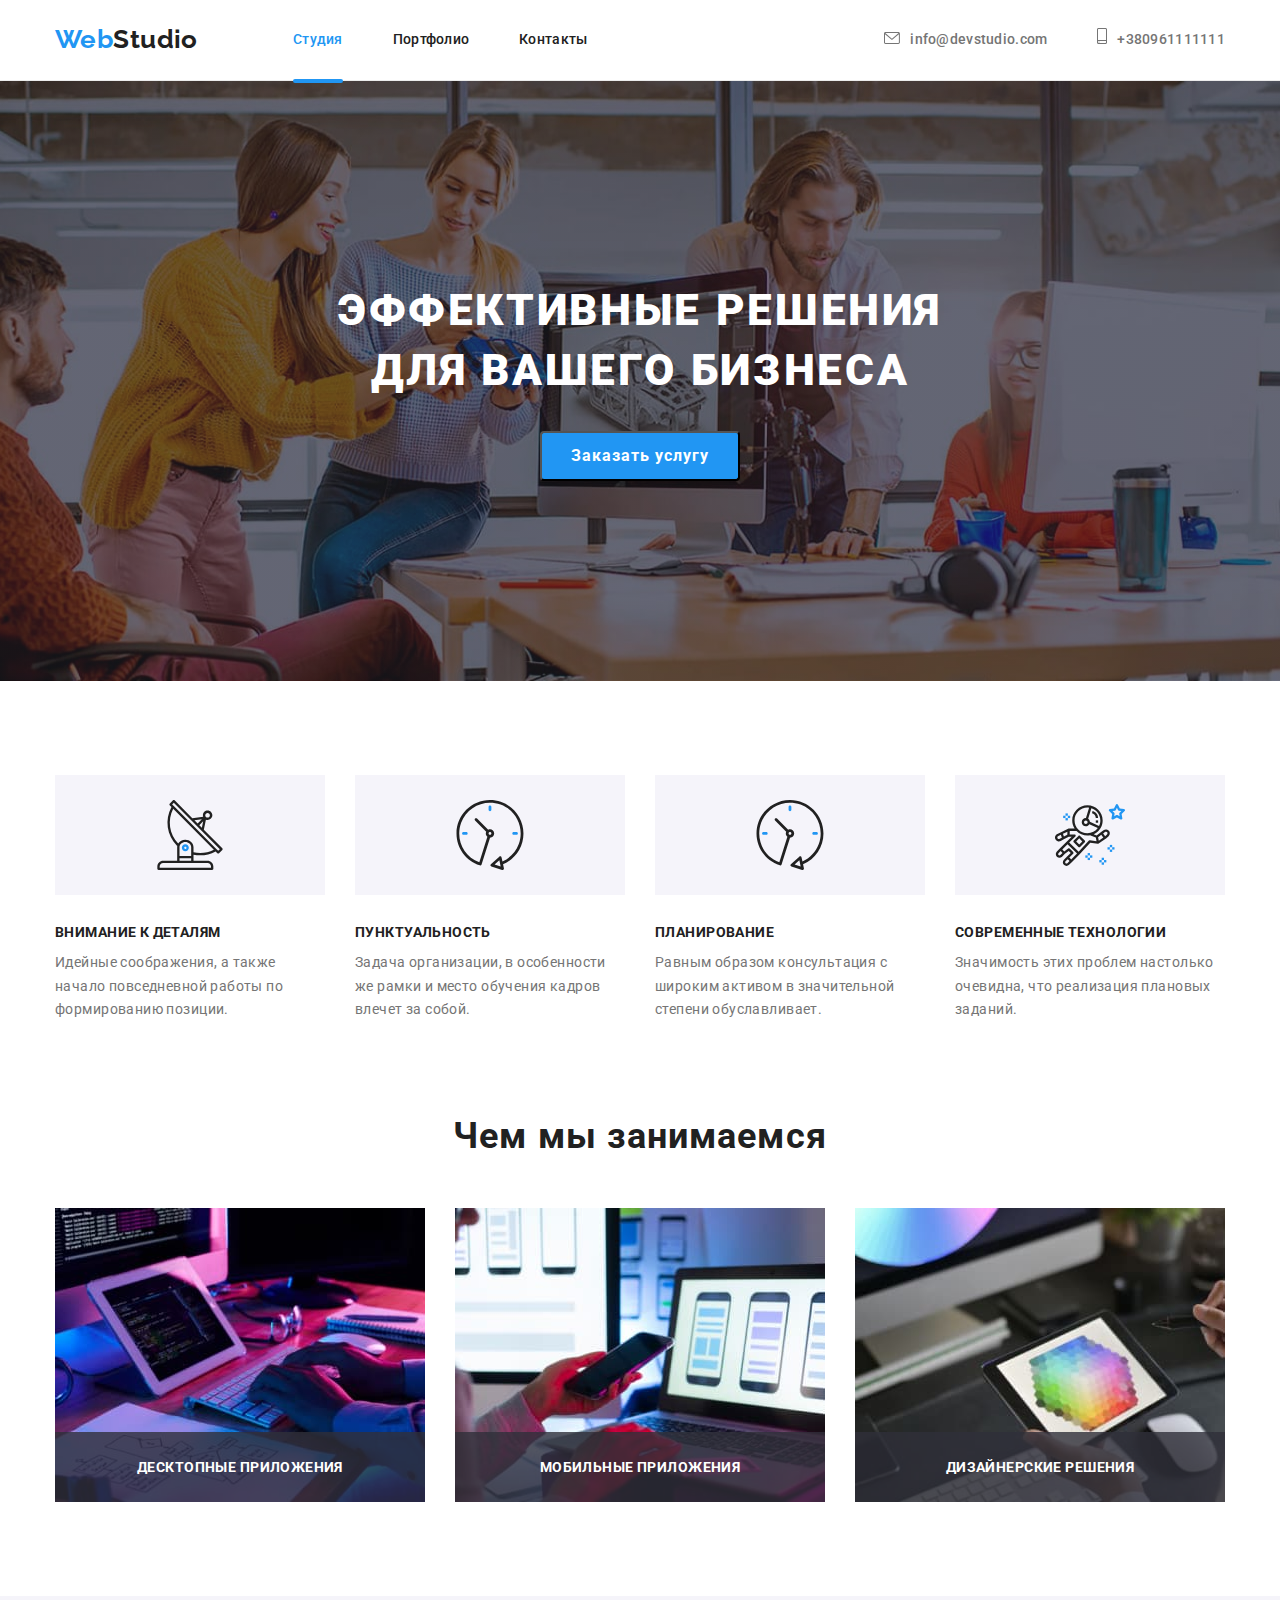
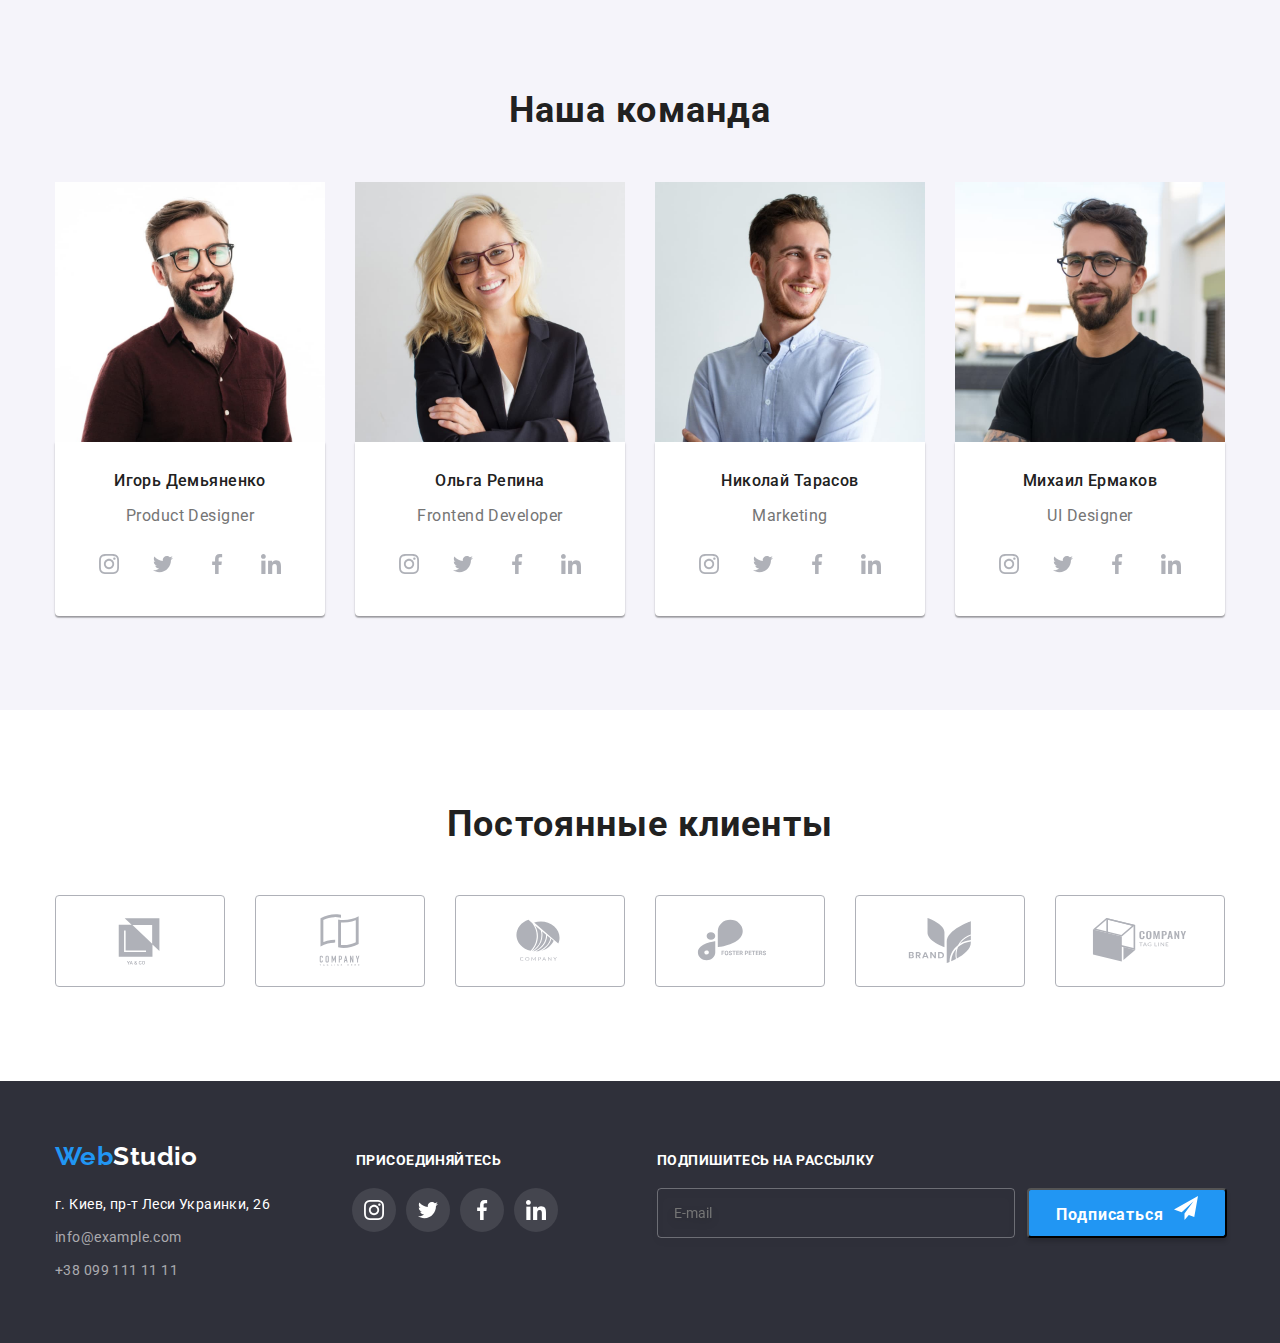
<file: index.html>
<!DOCTYPE html>
<html lang="ru">
<head>
    <meta charset="UTF-8">
    <meta http-equiv="X-UA-Compatible" content="IE=edge">
    <meta name="viewport" content="width=device-width, initial-scale=1.0">
    <title>Home</title>
    <link rel="preconnect" href="https://fonts.googleapis.com">
    <link rel="preconnect" href="https://fonts.gstatic.com" crossorigin>
    <link href="https://fonts.googleapis.com/css2?family=Raleway:wght@700&family=Roboto:wght@400;500;700;900&display=swap" rel="stylesheet">
    <link rel="stylesheet" href="https://cdnjs.cloudflare.com/ajax/libs/modern-normalize/1.1.0/modern-normalize.min.css">
    <link rel="stylesheet" href="./css/main.min.css">
</head>
<body>


<!-- Шапка --> 

<header class="header">
    <div class="container header__container">
        <nav class="header-nav">
            <a class="logo-href" href="/"><span class="accent">Web</span><span class="logo">Studio</span></a>
                <ul class="site-nav list">
                    <li class="header__item"><a href="./index.html" class="link current">Студия</a></li>
                    <li class="header__item"><a href="./portfolio.html" class="link">Портфолио</a></li>
                    <li class="header__item"><a href="Контакты" class="link">Контакты</a></li>
                </ul>
        </nav>
        <ul class="auth-nav list">
            <li class="auth-nav__item">
                <a href="mailto:info@devstudio.com" class="link header-mail"><svg class="icon-mail" width="16" height="12">
                    <use href="images/icons.svg#icon-envelope"></use>
                </svg>info@devstudio.com</a>
            </li>
            <li class="auth-nav__telephone">
                <a href="tel:+380961111111" class="link header-tel"><svg class="icon-tel" width="10" height="16">
                    <use href="images/icons.svg#icon-smartphone"></use>
                </svg>+380961111111</a>
            </li>
        </ul>
    </div>
</header>
<main>


<!-- Герой -->

<section class="hero-works">
        <div class="container hero-works__container">
            <h1 class="hero-works__title">Эффективные решения для вашего бизнеса</h1>
            <button type="button" class="button__primary" data-modal-open>Заказать услугу</button>
        </div>
</section>


<!-- Преимущества -->

<section class="section">
    <div class="container section__container">
        <ul class="feature-list">
            <li class="feature-list__item">
                <h3 class="feature-list__title">Внимание к деталям</h3>
                    <p class="feature-list__text">Идейные соображения, а также начало повседневной работы по формированию позиции.</p>
            </li> 
            <li class="feature-list__item">
                <h3 class="feature-list__title"> Пунктуальность</h3>
                <p class="feature-text">Задача организации, в особенности же рамки и место обучения кадров влечет за собой.</p>
            </li> 
            <li class="feature-list__item">
                <h3 class="feature-list__title"> Планирование</h3>
                <p class="feature-list__text">Равным образом консультация с широким активом в значительной степени обуславливает.</p>
            </li> 
            <li class="feature-list__item">
                <h3 class="feature-list__title"> Современные технологии</h3 >
                <p class="feature-list__text">Значимость этих проблем настолько очевидна, что реализация плановых заданий.</p>
            </li>         
        </ul>
    </div>
</section>


<!-- Примеры -->

<section class="section-examples">
    <div class="container section-examples__container">
        <h2 class="section__title">Чем мы занимаемся</h2>
            <ul class="examples-list list">
                <li class="examples-list__item">
                    <div class="examples-list__wrap">
                        <img src="./images/1.jpg" alt="на столе лежит клавиатура,на которой две руки набирают код в программе перед планшетом и монитором" width="370">
                <p class="examples-list__pictures-text">Десктопные приложения</p></div></li>
                <li class="examples-list__item">
                    <div class="examples-list__wrap"><img src="./images/2.jpg" alt="в левой руке телефон, а правая лежит на ноутбуке с изображениями трех телефонов, который стоит на столе" width="370">
                <p class="examples-list__pictures-text">Мобильные приложения</p></div></li>
                <li class="examples-list__item">
                    <div class="examples-list__wrap"></div><img src="./images/3.jpg" alt="в левой руке планшет с изображением, а в правой руке стилус на фоне: мышки, клавиатуры,телефона и монитора, которые находятся на столе" width="370">
                <p class="examples-list__pictures-text">Дизайнерские решения</p></div></li>
            </ul>
    </div>
</section>


<!-- Руководители -->

<section class="section-leaders">
    <div class="container section-leaders__container">
        <h2 class="section__title">Наша команда</h2>
            <ul class="leaders-list list">
                <li class="leaders-list__item">
                    <img src="./images/4.jpg" alt="фото дизайнера продукта" width="270">
                <div class="people leaders-list__people">
                    <h3 class="leaders-list__section-partition">Игорь Демьяненко</h3>
                    <p class="leaders-list__text">Product Designer</p>                   
                    <ul class="leaders-list__social socials list">
                        <li class="socials__item">
                            <a href="" class="socials__link link">
                                <svg class="socials__ikon" width="20" height="20">
                                    <use href="./images/icons.svg#icon-instagram-2"></use>
                                </svg></a></li>
                            <li class="socials__item">
                                <a href="" class="socials__link link"><svg class="socials__ikon" width="20" height="20">
                                        <use href="./images/icons.svg#icon-twitter-1"></use>
                                    </svg></a></li>
                                <li class="socials__item">
                                    <a href="" class="socials__link link"><svg class="socials__ikon" width="20" height="20">
                                            <use href="./images/icons.svg#icon-facebook-1"></use>
                                        </svg></a></li>
                                    <li class="socials__item">
                                        <a href="" class="socials__link link"><svg class="socials__ikon" width="20" height="20">
                                                <use href="./images/icons.svg#icon-linkedin-1"></use>
                                            </svg></a></li>
                    </ul>
                </div>                    
                <li class="leaders-list__item">
                    <img src="./images/5.jpg" alt="фото фронтенд разработчика" width="270">
<div class="people leaders-list__people"><h3 class="leaders-list__section-partition">Ольга Репина</h3>
                    <p class="leaders-list__text">Frontend Developer</p>
                    <ul class="leaders-list__social socials list">
                        <li class="socials__item">
                            <a href="" class="socials__link link">
                                <svg class="socials__ikon" width="20" height="20">
                                    <use href="./images/icons.svg#icon-instagram-2"></use>
                                </svg></a>
                        </li>
                        <li class="socials__item">
                            <a href="" class="socials__link link"><svg class="socials__ikon" width="20" height="20">
                                    <use href="./images/icons.svg#icon-twitter-1"></use>
                                </svg></a>
                        </li>
                        <li class="socials__item">
                            <a href="" class="socials__link link"><svg class="socials__ikon" width="20" height="20">
                                    <use href="./images/icons.svg#icon-facebook-1"></use>
                                </svg></a>
                        </li>
                        <li class="socials__item">
                            <a href="" class="socials__link link"><svg class="socials__ikon" width="20" height="20">
                                    <use href="./images/icons.svg#icon-linkedin-1"></use>
                                </svg></a>
                        </li>
                    </ul>
</div>
                </li>
                <li class="leaders-list__item">
                    <img src="./images/6.jpg" alt="фото специалиста по маркетингу" width="270">
<div class="people leaders-list__people"><h3 class="leaders-list__section-partition">Николай Тарасов</h3>
                    <p class="leaders-list__text">Marketing</p>
                <ul class="leaders-list__social socials list">
                    <li class="socials__item">
                        <a href="" class="socials__link link">
                            <svg class="socials__ikon" width="20" height="20">
                                <use href="./images/icons.svg#icon-instagram-2"></use>
                            </svg></a>
                    </li>
                    <li class="socials__item">
                        <a href="" class="socials__link link"><svg class="socials__ikon" width="20" height="20">
                                <use href="./images/icons.svg#icon-twitter-1"></use>
                            </svg></a>
                    </li>
                    <li class="socials__item">
                        <a href="" class="socials__link link"><svg class="socials__ikon" width="20" height="20">
                                <use href="./images/icons.svg#icon-facebook-1"></use>
                            </svg></a>
                    </li>
                    <li class="socials__item">
                        <a href="" class="socials__link link"><svg class="socials__ikon" width="20" height="20">
                                <use href="./images/icons.svg#icon-linkedin-1"></use>
                            </svg></a>
                    </li>
                </ul>
</div>
                </li>
                <li class="leaders-list__item">
                    <img src="./images/7.jpg" alt="фото дизайнера интерфейсов" width="270">
<div class="people leaders-list__people"><h3 class="leaders-list__section-partition">Михаил Ермаков</h3>
                    <p class="leaders-list__text">UI Designer</p>
                    <ul class="leaders-list__social socials list">
                        <li class="socials__item">
                            <a href="" class="socials__link link">
                                <svg class="socials__ikon" width="20" height="20">
                                    <use href="./images/icons.svg#icon-instagram-2"></use>
                                </svg></a>
                        </li>
                        <li class="socials__item">
                            <a href="" class="socials__link link"><svg class="socials__ikon" width="20" height="20">
                                    <use href="./images/icons.svg#icon-twitter-1"></use>
                                </svg></a>
                        </li>
                        <li class="socials__item">
                            <a href="" class="socials__link link"><svg class="socials__ikon" width="20" height="20">
                                    <use href="./images/icons.svg#icon-facebook-1"></use>
                                </svg></a>
                        </li>
                        <li class="socials__item">
                            <a href="" class="socials__link link"><svg class="socials__ikon" width="20" height="20">
                                    <use href="./images/icons.svg#icon-linkedin-1"></use>
                                </svg></a>
                        </li>
                    </ul>
    </div>
</section>


<!-- Постоянные клиенты -->


<section class="section-clients">
<div class="container ofice__container">
    <h2 class="section__title">Постоянные клиенты</h2>
    <ul class="section-clients-list clients  list">
        <li class="clients__item">
            <a href="" class="clients__link link">
                <svg class="clients__ikon" width="106" height="60">
                <use href="./images/icons.svg#icon-Logo1"></use>
            </svg>
        </a>
    </li>
            <li class="clients__item"><a href="" class="clients__link link"><svg class="clients__ikon"
                        width="106" height="60">
                        <use href="./images/icons.svg#icon-Logo-1"></use>
                    </svg></a></li>
                    <li class="clients__item"><a href="" class="clients__link link"><svg class="clients__ikon"
                                width="106" height="60">
                                <use href="./images/icons.svg#icon-Logo-2"></use>
                            </svg></a></li>
                            <li class="clients__item"><a href="" class="clients__link link"><svg class="clients__ikon"
                                        width="106" height="60">
                                        <use href="./images/icons.svg#icon-Logo-3"></use>
                                    </svg></a></li>
                                    <li class="clients__item"><a href="" class="clients__link link"><svg class="clients__ikon"
                                                width="106" height="60">
                                                <use href="./images/icons.svg#icon-Logo-4"></use>
                                            </svg></a></li>
                                            <li class="clients__item"><a href="" class="clients__link link"><svg class="clients__ikon"
                                                        width="106" height="60">
                                                        <use href="./images/icons.svg#icon-Logo"></use>
                                                    </svg></a></li>
                                                    </div>
    </ul>
</section>
</main>


<!-- Футер -->

<footer class="footer-works">
    <div class="container logo-new">
        <div class="footer-nav">
            <a class="logo-href" href="/"><span class="accent">Web</span><span class="logo">Studio</span> </a>
            <address>
                <ul class="footer-local list">
                    <li class="footer-local__item">
                        <a href="г.Киев,пр-тЛесиУкраинки,26 " class="link actual">г. Киев, пр-т Леси Украинки, 26 <br/></a>
                    </li>
                    <li class="footer-local__item">
                        <a href="info@example.com" class="link mail">info@example.com</a>
                    </li>
                    <li class="footer-local__item">
                        <a href="+380991111111" class="link mail">+38 099 111 11 11</a>
                    </li>
                </ul>
            </address>
        </div>            
        <div class="footer-proposition">
                <h3 class="footer-text__title">присоединяйтесь</h3>
            <ul class="footer-works-list works list">
                <li class="works__item">
                    <a href="" class="works__link link">
                        <svg class="works__ikon" width="20" height="20">
                            <use href="./images/icons.svg#icon-instagram-2"></use>
                        </svg>
                    </a>
                </li>
                <li class="works__item">
                    <a href="" class="works__link link"><svg class="works__ikon" width="20" height="20">
                            <use href="./images/icons.svg#icon-twitter-1"></use>
                        </svg></a>
                </li>
                <li class="works__item">
                    <a href="" class="works__link link"><svg class="works__ikon" width="20" height="20">
                            <use href="./images/icons.svg#icon-facebook-1"></use>
                        </svg></a>
                </li>
                <li class="works__item">
                    <a href="" class="works__link link"><svg class="works__ikon" width="20" height="20">
                            <use href="./images/icons.svg#icon-linkedin-1"></use>
                        </svg></a>
                </li>
        </div>
        <div class="footer-distribution">
            <h3 class="footer-text__title">Подпишитесь на рассылку</h3>
            <form action="#">
            <div class="button-distribution">
                <input type="email" id="email-online" name="email-online" placeholder="E-mail" class="footer-input">
                <button type="submit" class="button__primary">Подписаться<svg class="works__ikon distribution-icon"
                        width="24" height="24">
                        <use href="./images/icons.svg#icon-iconsend"></use>
                    </svg></button></form>
        </div>
    </div>
</footer>


<!-- backdrop -->

<div class="backdrop is-hidden" data-modal>
    <div class="modal">
        <button type="button" class="modal-close" data-modal-close><svg class="modal-close-icon" width="18" height="18">
            <use href="images/icons.svg#icon-close-black-18dp-2-1"></use>
        </svg></button>
        <p class="modal__title">Оставьте свои данные, мы вам перезвоним</p>
        <form action="#" class="modal-form">
            <div class="modal-form__field">
                <label class="modal-form__label">Имя</label>
            <div class="modal-form__input-wrap"><input type="text" name="user-name" class="modal-form__input">
            <svg class="modal-form__input-ikon" width="18" height="18"><use href="./images/icons.svg#icon-person-black-18dp-1-2"></use></svg></div>
            </div>
        <div class="modal-form__field">
            <label class="modal-form__label">Телефон</label>
            <div class="modal-form__input-wrap"><input type="email" name="user-email" class="modal-form__input">
            <svg class="modal-form__input-ikon" width="18" height="18">
                <use href="./images/icons.svg#icon-phone-black-18dp-1"></use></svg></div>
        </div>
        <div class="modal-form__field">
            <label class="modal-form__label">Почта</label>
            <div class="modal-form__input-wrap"><input type="tel" name="user-tel" class="modal-form__input">
            <svg class="modal-form__input-ikon" width="18" height="18"><use href="./images/icons.svg#icon-Vector"></use></svg></div>
        </div>
        <div class="modal-form__field">
            <label class="modal-form__label">Комментарий</label>
            <textarea name="user-text" id="user-text" placeholder="Введите текст" class="modal-form__textarea"></textarea>
        </div>
        <div class="modal-form__field">
            <input type="checkbox" name="input-check" id="input-check" class="modal-form__policy-check filter-part">
            <label for="input-check" class="modal-form__policy-text">Соглашаюсь с рассылкой и принимаю&nbsp;
            <a href="" class="contract"> Условия договора</a></label>
        </div>
        <button type="submit" class="button__primary">Отправить</button>
        </form>
    </div>
</div>
<script src="./js/modal.js"></script>
</body>
</body>
</html>
</file>
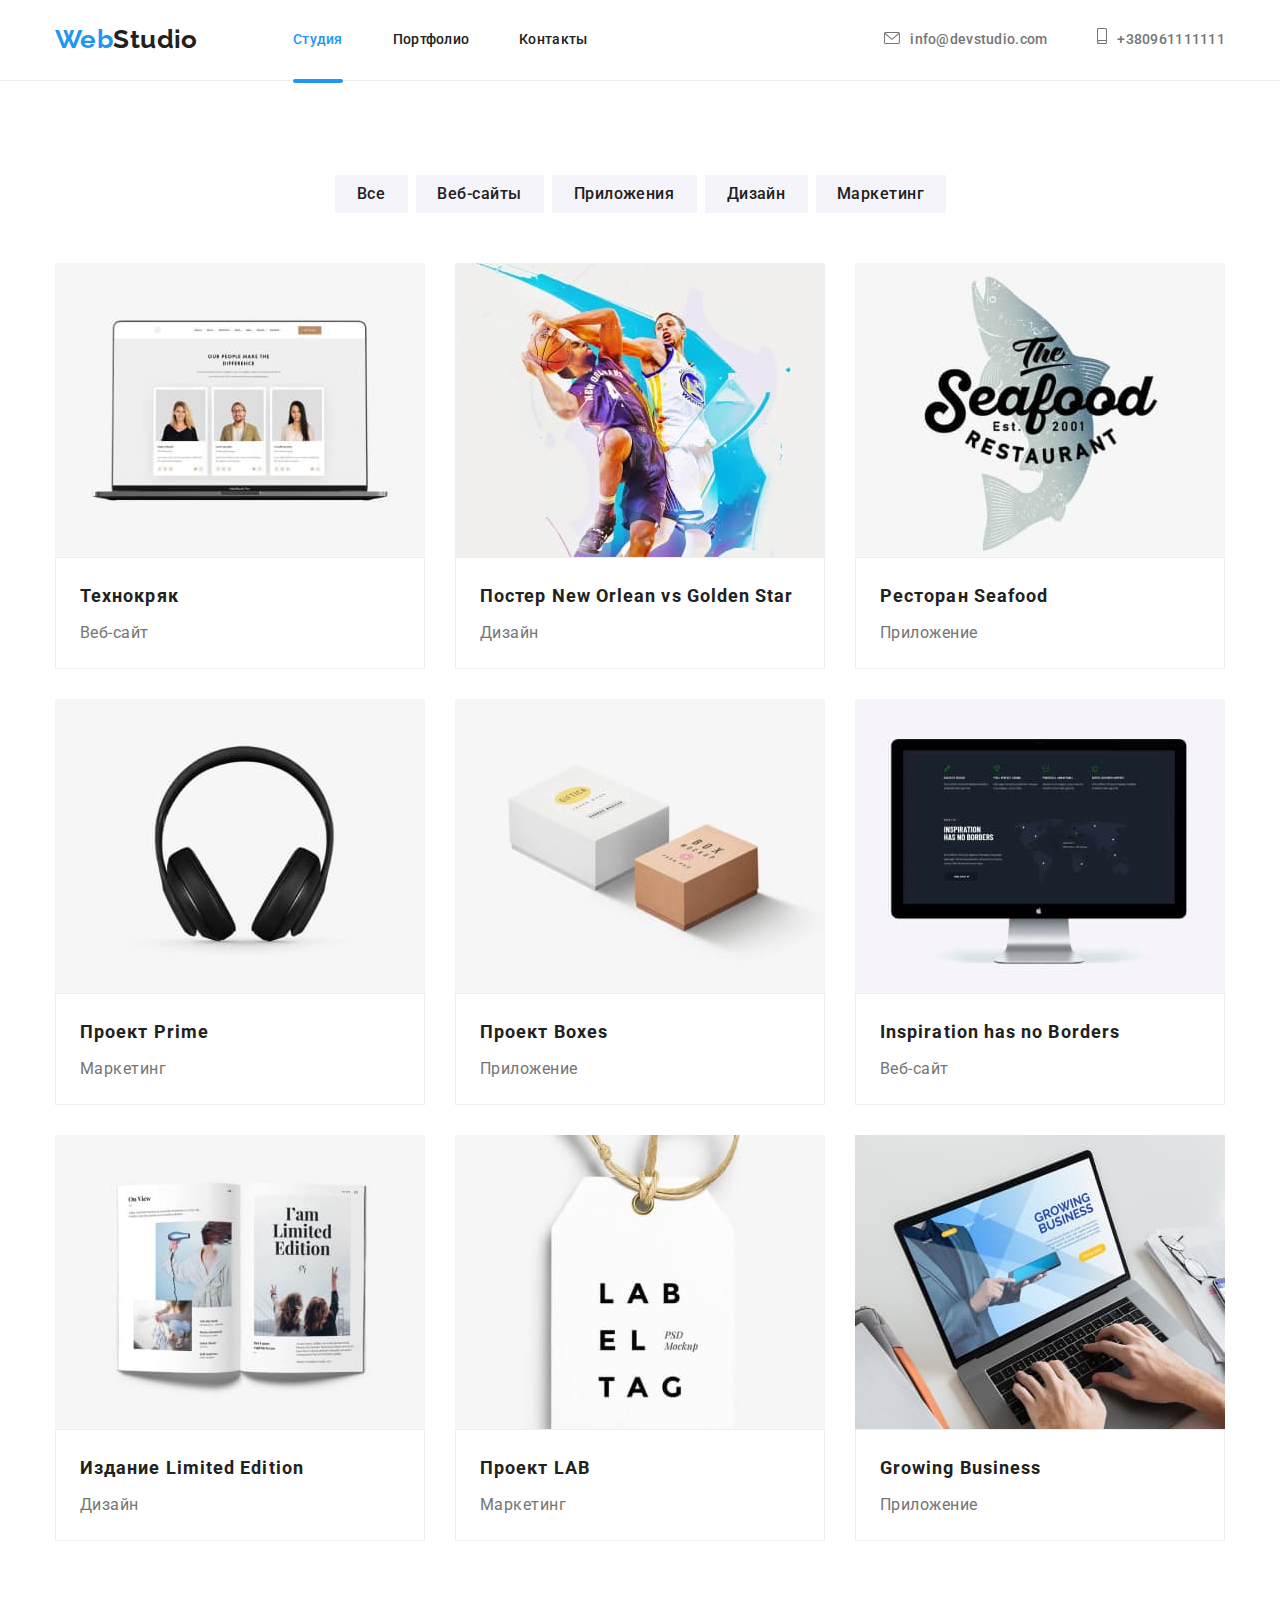
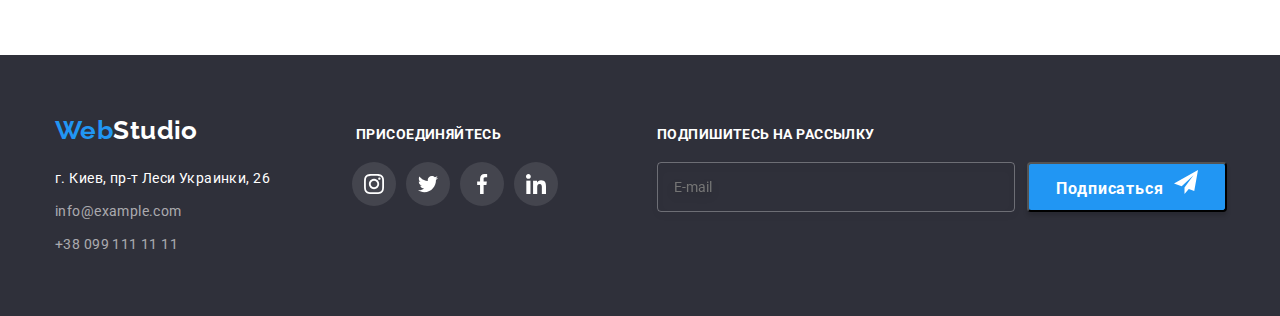
<file: portfolio.html>
<!DOCTYPE html>
<html lang="ru">
<head>
   <meta charset="UTF-8">
   <meta http-equiv="X-UA-Compatible" content="IE=edge">
   <meta name="viewport" content="width=device-width, initial-scale=1.0">
   <title>Portfolio</title>
   <link rel="preconnect" href="https://fonts.googleapis.com">
   <link rel="preconnect" href="https://fonts.gstatic.com" crossorigin>
   <link href="https://fonts.googleapis.com/css2?family=Raleway:wght@700&family=Roboto:wght@400;500;700;900&display=swap" rel="stylesheet">
   <link rel="stylesheet" href="https://cdnjs.cloudflare.com/ajax/libs/modern-normalize/1.1.0/modern-normalize.min.css">
   <link rel="stylesheet" href="./css/main.min.css">
</head>
<body>

<!-- Шапка -->

<header class="header">
   <div class="container header__container">
      <nav class="header-nav">
         <a class="logo-href" href="/"><span class="accent">Web</span><span class="logo">Studio</span></a>
         <ul class="site-nav list">
            <li class="header__item"><a href="./index.html" class="link current">Студия</a></li>
            <li class="header__item"><a href="./portfolio.html" class="link">Портфолио</a></li>
            <li class="header__item"><a href="Контакты" class="link">Контакты</a></li>
         </ul>
      </nav>
      <ul class="auth-nav list">
         <li class="auth-nav__item">
            <a href="mailto:info@devstudio.com" class="link header-mail"><svg class="icon-mail" width="16" height="12">
                  <use href="images/icons.svg#icon-envelope"></use>
               </svg>info@devstudio.com</a>
         </li>
         <li class="auth-nav__telephone">
            <a href="tel:+380961111111" class="link header-tel"><svg class="icon-tel" width="10" height="16">
                  <use href="images/icons.svg#icon-smartphone"></use>
               </svg>+380961111111</a>
         </li>
      </ul>
   </div>
</header>
<main>
<main>

<!-- Герой -->

<main>
      <section class="filter">
         <div class="container">
            <h1 class="filter-part"> наполнение страницы</h1>
               <ul class="filter-button list">
                     <li class="filter-item">
                        <button type="button" class="button-secondary oll">Все</button>
                     </li>
                     <li class="filter-item">
                        <button type="button" class="button-secondary web">Веб-сайты</button>
                     </li>
                     <li class="filter-item">
                        <button type="button" class="button-secondary app">Приложения</button>
                     </li>
                     <li class="filter-item">
                        <button type="button" class="button-secondary  des">Дизайн</button>
                     </li>
                     <li class="filter-item">
                        <button type="button" class="button-secondary mark">Маркетинг</button>
                     </li>
               </ul>
                  <ul class="filter-list option">
                     <li class="filter-selection">
                        <a class="hero-link link" href="">
                           <div class="filter-item-wrap">
                              <img src="./images/portfolio6.jpg" alt="ноутбук" width="370">
                              <p class="filter-pictures-text">Технокряк это современная площадка распространения коронавируса. Компании используют эту платформу для цифрового
                           шпионажа и атак на защищённые сервера конкурентов.</p>
                        </div>
<div class="filter-banner"><h2 class="title">Технокряк</h2>
                        <p class="text">Веб-сайт</p>
                        </div>
                        </a>
                     </li>
                     <li class="filter-selection">
                        <a class="hero-link link" href="">
                           <div class="filter-item-wrap">
                           <img src="./images/portfolio1.jpg" alt="два парня играют мячом в баскетбол" width="370">
                           <p class="filter-pictures-text">Технокряк это современная площадка распространения коронавируса. Компании используют эту
                              платформу для цифрового
                              шпионажа и атак на защищённые сервера конкурентов.</p>
                              </div>
<div class="filter-banner"><h2 class="title">Постер New Orlean vs Golden Star</h2>
                        <p class="text">Дизайн</p> 
                        </div>
                        </a>
                     </li>
                     <li class="filter-selection">
                        <a class="hero-link link" href="">
                           <div class="filter-item-wrap">
                           <img src="./images/portfolio2.jpg" alt="логотип ресторана" width="370">
                           <p class="filter-pictures-text">Технокряк это современная площадка распространения коронавируса. Компании используют эту
                              платформу для цифрового
                              шпионажа и атак на защищённые сервера конкурентов.</p>
                              </div>
<div class="filter-banner"><h2 class="title">Ресторан Seafood</h2>
                        <p class="text">Приложение</p>
                        </div>
                        </a>
                     </li>
                     <li class="filter-selection">
                           <a class="hero-link link" href="">
                              <div class="filter-item-wrap">
                              <img src="./images/portfolio3.jpg" alt="наушники" width="370">
                              <p class="filter-pictures-text">Технокряк это современная площадка распространения коронавируса. Компании используют эту
                                 платформу для цифрового
                                 шпионажа и атак на защищённые сервера конкурентов.</p>
                                 </div>
<div class="filter-banner"><h2 class="title">Проект Prime</h2>
                        <p class="text">Маркетинг</p>
                        </div>
                        </a>
                     </li>
                     <li class="filter-selection">
                        <a class="hero-link link" href="">
                           <div class="filter-item-wrap">
                           <img src="./images/portfolio4.jpg" alt="одна коричневая и одна белая коробочки" width="370">
                           <p class="filter-pictures-text">Технокряк это современная площадка распространения коронавируса. Компании используют эту
                              платформу для цифрового
                              шпионажа и атак на защищённые сервера конкурентов.</p>
                              </div>
<div class="filter-banner"><h2 class="title">Проект Boxes</h2>
                        <p class="text">Приложение</p>
                        </div>
                        </a>
                     </li>
                     <li class="filter-selection">
                        <a class="hero-link link" href="">
                           <div class="filter-item-wrap">
                           <img src="./images/portfolio5.jpg" alt="монитор" width="370">
                           <p class="filter-pictures-text">Технокряк это современная площадка распространения коронавируса. Компании используют эту
                              платформу для цифрового
                              шпионажа и атак на защищённые сервера конкурентов.</p>
                              </div>
<div class="filter-banner"><h2 class="title">Inspiration has no Borders</h2>
                        <p class="text">Веб-сайт</p>
                        </div>
                        </a>
                     </li>
                     <li class="filter-selection">
                        <a class="hero-link link" href="">
                           <div class="filter-item-wrap">
                           <img src="./images/portfolio7.jpg" alt="книга" width="370">
                           <p class="filter-pictures-text">Технокряк это современная площадка распространения коронавируса. Компании используют эту
                              платформу для цифрового
                              шпионажа и атак на защищённые сервера конкурентов.</p>
                              </div>
<div class="filter-banner"><h2 class="title">Издание Limited Edition</h2>
                        <p class="text">Дизайн</p>
                        </div>
                        </a>
                     </li>
                     <li class="filter-selection">
                        <a class="hero-link link" href="">
                           <div class="filter-item-wrap">
                           <img src="./images/portfolio8.jpg" alt="белая бирка с английскими буквами на коричневой веревке" width="370">
                           <p class="filter-pictures-text">Технокряк это современная площадка распространения коронавируса. Компании используют эту
                              платформу для цифрового
                              шпионажа и атак на защищённые сервера конкурентов.</p>
                              </div>
<div class="filter-banner"><h2 class="title">Проект LAB</h2>
                        <p class="text">Маркетинг</p>
                        </div>
                        </a>
                     </li>
                     <li class="filter-selection">
                        <a class="hero-link link" href="">
                           <div class="filter-item-wrap">
                           <img src="./images/portfolio9.jpg" alt="две руки лежат на клавиатуре ноутбука" width="370">
                           <p class="filter-pictures-text">Технокряк это современная площадка распространения коронавируса. Компании используют эту
                              платформу для цифрового
                              шпионажа и атак на защищённые сервера конкурентов.</p>
                              </div>
<div class="filter-banner"><h2 class="title">Growing Business</h2>
                        <p class="text">Приложение</p>
                        </div>
                        </a>
                     </li>
                  </ul>
         </div>
      </section>
</main>

<!-- Футер -->

<footer class="footer-works">
   <div class="container logo-new">
      <div class="footer-nav">
         <a class="logo-href" href="/"><span class="accent">Web</span><span class="logo">Studio</span> </a>
         <address>
            <ul class="footer-local list">
               <li class="footer-local__item">
                  <a href="г.Киев,пр-тЛесиУкраинки,26 " class="link actual">г. Киев, пр-т Леси Украинки, 26 <br /></a>
               </li>
               <li class="footer-local__item">
                  <a href="info@example.com" class="link mail">info@example.com</a>
               </li>
               <li class="footer-local__item">
                  <a href="+380991111111" class="link mail">+38 099 111 11 11</a>
               </li>
            </ul>
         </address>
      </div>
      <div class="footer-proposition">
         <h3 class="footer-text__title">присоединяйтесь</h3>
         <ul class="footer-works-list works list">
            <li class="works__item">
               <a href="" class="works__link link">
                  <svg class="works__ikon" width="20" height="20">
                     <use href="./images/icons.svg#icon-instagram-2"></use>
                  </svg>
               </a>
            </li>
            <li class="works__item">
               <a href="" class="works__link link"><svg class="works__ikon" width="20" height="20">
                     <use href="./images/icons.svg#icon-twitter-1"></use>
                  </svg></a>
            </li>
            <li class="works__item">
               <a href="" class="works__link link"><svg class="works__ikon" width="20" height="20">
                     <use href="./images/icons.svg#icon-facebook-1"></use>
                  </svg></a>
            </li>
            <li class="works__item">
               <a href="" class="works__link link"><svg class="works__ikon" width="20" height="20">
                     <use href="./images/icons.svg#icon-linkedin-1"></use>
                  </svg></a>
            </li>
      </div>
      <div class="footer-distribution">
         <h3 class="footer-text__title">Подпишитесь на рассылку</h3>
         <form action="#">
            <div class="button-distribution">
               <input type="email" id="email-online" name="email-online" placeholder="E-mail" class="footer-input">
               <button type="submit" class="button__primary">Подписаться<svg class="works__ikon distribution-icon"
                     width="24" height="24">
                     <use href="./images/icons.svg#icon-iconsend"></use>
                  </svg></button>
         </form>
      </div>
   </div>
</footer>

</body>
</html>
</file>
<file: css/main.min.css>
p,h1,h2,h3,h4,h5,h6{margin:0}ul,ol{margin:0;padding:0}button{cursor:pointer}img{display:block}body{background:var(--primary-white-color);color:var(--primary-text-color);font-family:Roboto, sans-serif;letter-spacing:0.03em;font-size:14px;line-height:1.71}.list{list-style:none}.link{text-decoration:none}:root{--primary-text-color: #757575;--title-text-color: #212121;--accent-color: #2196f3;--primary-white-color: #ffffff;--footer-adress-color: rgba(255, 255, 255, 0.6);--base-margin: 30px}.filter-part{position:absolute;width:1px;height:1px;margin:-1px;border:0;padding:0;white-space:nowrap;clip-path:inset(100%);clip:rect(0 0 0 0);overflow:hidden}.header{width:100%;padding-top:24px;padding-bottom:25px;border-bottom:1px solid #ececec}.header-nav{display:flex}.header__container{display:flex;align-items:center}.header__item:not(:last-child){margin-right:50px}.icon-mail,.icon-tel{margin-right:10px;fill:currentColor}.header-mail:hover,.header-mail:focus,.header-tel:hover,.header-tel:focus{color:var(--accent-color);transition:color 250ms cubic-bezier(0.4, 0, 0.2, 1)}.current:after{content:'';width:100%;height:4px;background:#2196f3;border-radius:2px;position:absolute;display:block;margin-top:28px}.accent{color:var(--accent-color);font-family:Raleway, sans-serif;font-weight:700;font-size:26px;line-height:1.19}.logo{color:var(--title-text-color);font-family:Raleway, sans-serif;font-weight:700;font-size:26px;line-height:1.19}.logo-href{text-decoration:none;width:145px;height:31px;margin-right:93px}.auth-nav__telephone{margin-left:50px}.auth-nav{display:flex;margin-left:auto;align-items:center}.auth-nav .link:hover,.auth-nav .link:focus{color:var(--accent-color)}.auth-nav-item:not(:last-child){margin-right:30px}.auth-nav .link{color:var(--primary-text-color);letter-spacing:0.02em;font-weight:500;font-size:14px;line-height:1.14;text-decoration:none}.site-nav{display:flex;align-items:center}.site-nav .link:hover,.site-nav .link:focus{color:var(--accent-color);transition:color 250ms cubic-bezier(0.4, 0, 0.2, 1)}.site-nav .link.current{color:var(--accent-color);transition:color 250ms cubic-bezier(0.4, 0, 0.2, 1)}.site-nav .link{color:var(--title-text-color);letter-spacing:0.02em;font-weight:500;font-size:14px;line-height:1.14;text-decoration:none}.site-nav .current{position:relative}.hero-works{background-color:#2f303a;background-image:linear-gradient(rgba(47,48,58,0.4), rgba(47,48,58,0.4)),url(../images/fon.jpg);background-repeat:no-repeat;background-position:center;background-size:cover;max-width:1600px;padding-top:200px;padding-bottom:200px;margin:0 auto;text-align:center}.hero-works__title{color:var(--primary-white-color);letter-spacing:0.06em;font-weight:900;font-size:44px;line-height:1.36;text-align:center;text-transform:uppercase;width:696px;margin:0 auto;margin-bottom:var(--base-margin)}.section{padding:94px 0}.feature-list{display:flex;list-style:none}.feature-list__text{font-size:14px;line-height:1.71;letter-spacing:0.03em;width:270px;color:var(--primary-text-color)}.feature-list__title{color:var(--title-text-color);font-weight:700;font-size:14px;line-height:1.14;width:270px;margin-bottom:10px;text-transform:uppercase}.feature-list__item::before{content:'';background-color:#f5f4fa;height:120px;display:block;background-position:center;background-size:70px;background-repeat:no-repeat;margin-bottom:30px}.feature-list__item:not(:last-child){margin-right:var(--base-margin);width:270px}.feature-list__item:nth-child(1)::before{background-image:url(../images/antenna.svg)}.feature-list__item:nth-child(2)::before{background-image:url(../images/clock.svg)}.feature-list__item:nth-child(3)::before{background-image:url(../images/clock.svg)}.feature-list__item:nth-child(4)::before{background-image:url(../images/astronaut.svg)}.section-examples{padding-bottom:94px}.examples-list{display:flex}.examples-list__item{position:relative;overflow:hidden}.examples-list__item:not(:last-child){margin-right:var(--base-margin)}.examples-list__pictures-text{position:absolute;bottom:0;color:var(--primary-white-color);background-color:rgba(47,48,58,0.8);width:100%;height:70px;font-size:14px;font-weight:700;line-height:16px;text-align:center;letter-spacing:0.03em;text-transform:uppercase;padding:27px}.leaders-list__people{padding-top:30px;padding-bottom:30px;background:#ffffff;box-shadow:0px 1px 3px rgba(0,0,0,0.12),0px 1px 1px rgba(0,0,0,0.14),0px 2px 1px rgba(0,0,0,0.2);border-radius:0px 0px 4px 4px}.leaders-list__text{letter-spacing:0.03em;font-size:16px;line-height:1.18;text-align:center}.section-leaders{padding-top:94px;padding-bottom:94px;background-color:#f5f4fa}.leaders-list{display:flex}.leaders-list__item:not(:last-child){margin-right:var(--base-margin)}.leaders-list__section-partition{color:var(--title-text-color);font-weight:500;font-size:16px;line-height:1.18;margin-bottom:10px;text-align:center;margin-bottom:16px}.section-clients{padding-bottom:94px;padding-top:94px}.clients{display:flex;justify-content:center}.clients__item:not(:last-child){margin-right:var(--base-margin)}.clients__link{width:100%;height:100%;display:flex;align-items:center;justify-content:center;color:#afb1b8;width:170px;height:92px;border:1px solid #afb1b8;border-radius:4px;transition:color 250ms cubic-bezier(0.4, 0, 0.2, 1),border-color 250ms cubic-bezier(0.4, 0, 0.2, 1)}.clients__link:hover,.clients__link:focus{color:var(--accent-color);border-color:var(--accent-color)}.clients__ikon{fill:currentColor}.footer-works{background-color:#2f303a;padding-bottom:60px;padding-top:60px}.footer-works .logo{color:var(--primary-white-color);font-family:Raleway, sans-serif;font-weight:700;font-size:26px;line-height:1.19;text-decoration:none}.footer-local__item:not(:last-child){margin-bottom:9px}.footer-local{font-style:normal;margin-top:20px}.footer-local .link{color:var(--footer-adress-color);letter-spacing:0.03em;font-size:14px;line-height:1.71;text-decoration:none}.link.actual{color:var(--primary-white-color);letter-spacing:0.03em;font-size:14px;line-height:1.71;text-decoration:none;transition:color 250ms cubic-bezier(0.4, 0, 0.2, 1)}.link.mail{transition:color 250ms cubic-bezier(0.4, 0, 0.2, 1)}.link.mail:hover,.link.mail:focus{color:var(--primary-white-color)}.actual:hover,.actual:focus{color:rgba(255,255,255,0.6)}.logo-new{display:flex;align-items:baseline}.footer-nav{min-width:231px}.footer-proposition{width:208px;margin-left:70px}.footer-works-list{display:flex;justify-content:center}.works__item{margin-right:10px;margin-top:20px}.footer-text__title{font-weight:700px;font-size:14px;line-height:calc(16 / 14);letter-spacing:0.03em;text-transform:uppercase;color:var(--primary-white-color)}.works__link{width:44px;height:44px;color:var(--primary-white-color);border-radius:50%;display:flex;justify-content:center;align-items:center;background:rgba(255,255,255,0.1);transition:color 250ms cubic-bezier(0.4, 0, 0.2, 1),background-color 250ms cubic-bezier(0.4, 0, 0.2, 1)}.works__link:hover,.works__link:focus{background-color:var(--accent-color);color:var(--primary-white-color)}.works__ikon{fill:currentColor}.footer-distribution{width:570px;height:86px;margin-left:93px}.footer-input{width:358px;height:50px;color:#ffffff;border:1px solid rgba(255,255,255,0.3);box-sizing:border-box;filter:drop-shadow(0px 4px 4px rgba(0,0,0,0.15));border-radius:4px;padding-left:16px;margin-right:12px;outline:none;background-color:transparent;transition:transform 250ms cubic-bezier(0.4, 0, 0.2, 1)}.button-distribution{display:flex;justify-items:center;margin-top:20px}.button-distribution .button-primary{display:flex;padding-left:29px;align-items:center}.distribution-icon{margin-left:10px}.hero-link{display:block}.hero-link:hover,.hero-link:focus{box-shadow:0px 1px 1px rgba(0,0,0,0.12),0px 4px 4px rgba(0,0,0,0.06),1px 4px 6px rgba(0,0,0,0.16)}.filter-banner{padding:20px 24px;width:370px;border:1px solid #eeeeee}.filter-list{list-style:none}.filter-list .title{color:var(--title-text-color);letter-spacing:0.06em;font-weight:700;font-size:18px;line-height:2;width:322px;margin-bottom:4px}.filter-list .text{color:var(--primary-text-color);letter-spacing:0.03em;font-size:16px;line-height:1.87;width:322px}.filter-list.option{display:flex;flex-wrap:wrap;margin-left:-30px;margin-bottom:-30px}.filter-button.list{align-items:center;margin-bottom:50px;justify-content:center}.filter-button{display:flex}.filter-list.option{display:flex;flex-wrap:wrap;margin-left:-30px;margin-bottom:-30px}.filter-selection{width:calc(100% / 3 - 30px);margin-left:30px;margin-bottom:30px}.filter-selection:hover .filter-pictures-text{transform:translateY(0)}.filter-item-wrap{position:relative;overflow:hidden}.filter-pictures-text{position:absolute;top:0;height:100%;font-size:18px;line-height:1.56;letter-spacing:0.03em;color:#ffffff;padding:63px 24px;background-color:var(--accent-color);transform:translateY(100%);transition:transform 250ms}.filter{padding-top:94px;padding-bottom:114px}.filter-item:not(:last-child){margin-right:8px}.container{width:1200px;padding-left:15px;padding-right:15px;margin:0 auto}.button__primary{color:var(--primary-white-color);background-color:var(--accent-color);font-family:Roboto, sans-serif;letter-spacing:0.06em;font-weight:700;font-size:16px;line-height:1.87;min-width:200px;height:50px;border-radius:4px;margin:0 auto;transition:background-color 250ms cubic-bezier(0.4, 0, 0.2, 1);box-shadow:0px 4px 4px rgba(0,0,0,0.15);margin-left:auto;margin-right:auto;display:block}.button-secondary{color:var(--title-text-color);background-color:#f5f4fa;font-family:Roboto, sans-serif;letter-spacing:0.03em;font-weight:500;font-size:16px;line-height:1.62;border:0;transition:background-color 250ms cubic-bezier(0.4, 0, 0.2, 1)}.button-secondary:hover,.button-secondary:focus{color:var(--primary-white-color);background:#2196f3;box-shadow:0px 3px 1px rgba(0,0,0,0.1),0px 1px 2px rgba(0,0,0,0.08),0px 2px 2px rgba(0,0,0,0.12);border-radius:4px}.button-secondary.oll{width:73px;height:38px}.button-secondary.web{width:128px;height:38px}.button-secondary.app{width:145px;height:38px}.button-secondary.des{width:103px;height:38px}.button-secondary.mark{width:130px;height:38px}.backdrop{width:100vw;height:100vh;background-color:rgba(0,0,0,0.2);box-shadow:0px 1px 3px rgba(0,0,0,0.12),0px 1px 1px rgba(0,0,0,0.14),0px 2px 1px rgba(0,0,0,0.2);position:absolute;top:0;transition:opacity 250ms, visibility 250ms}.backdrop.is-hidden .modal{transform:scale(2) rotate(180deg)}.modal{width:528px;min-height:581px;background:#ffffff;box-shadow:0px 1px 3px rgba(0,0,0,0.12),0px 1px 1px rgba(0,0,0,0.14),0px 2px 1px rgba(0,0,0,0.2);border-radius:4px;position:absolute;top:50%;left:50%;transform:translate(-50%, -50%) scale(1) rotate(0);transition:transform 250ms cubic-bezier(0.4, 0, 0.2, 1);padding:40px}.modal-close{top:8px;right:8px;width:30px;height:30px;background:#ffffff;border:1px solid rgba(0,0,0,0.1);border-radius:50%;position:absolute;display:flex;align-items:center;justify-content:center}.modal-close:hover .modal-close-icon,.modal-close:focus .modal-close-icon{fill:var(--accent-color)}.modal-close-icon{display:flex;align-items:center;justify-content:center;transition:fill 250ms cubic-bezier(0.4, 0, 0.2, 1)}.modal__title{font-weight:700;font-size:20px;line-height:calc(23px / 20px);text-align:center;letter-spacing:0.03em;color:#212121;margin-bottom:12px}.modal-form__field{margin-bottom:10px}.modal-form__input-ikon{position:absolute;left:10px;top:50%;transform:translateY(-50%);transition:fill 250ms cubic-bezier(0.4, 0, 0.2, 1)}.modal-form__input{width:100%;height:40px;border:1px solid rgba(33,33,33,0.2);border-radius:4px;padding-left:42px;outline:none;transition:border-color 250ms cubic-bezier(0.4, 0, 0.2, 1)}.modal-form__input:focus{border-color:var(--accent-color)}.modal-form__input:focus+.input-ikon{fill:var(--accent-color)}.contract{color:var(--accent-color)}.modal-form__policy-text{font-size:14px;line-height:1.71;letter-spacing:0.03em;color:#757575;display:flex;align-items:center}.modal-form__policy-text::before{content:'';width:16px;height:15px;border:2px solid #000000;border-radius:2px;margin-right:8px;margin-left:12px;display:flex;align-items:center;justify-content:center}.modal-form__policy-check:checked+.modal-form__policy-text::before{background-image:url(../images/iconcheck.svg);background-position:center;background-repeat:no-repeat;background-size:cover;border:none}.modal-form__label{font-size:12px;line-height:1.16;letter-spacing:0.01em;color:#757575;display:block;margin-bottom:4px}.modal-form__policy-check:checked+.modal-form__label{font-size:12px;line-height:1.16;letter-spacing:0.01em;color:#757575;display:block;margin-bottom:4px}.modal-form__input-wrap{position:relative}.modal-form__textarea{width:448px;height:120px;left:576px;top:518px;border:1px solid rgba(33,33,33,0.2);box-sizing:border-box;border-radius:4px;padding:10px 12px;resize:none;outline:none;transition:border-color 250ms cubic-bezier(0.4, 0, 0.2, 1)}.modal-form__textarea:focus{border-color:var(--accent-color)}.is-hidden{opacity:0;visibility:none;pointer-events:none}.section__title{color:var(--title-text-color);font-weight:700;font-size:36px;line-height:1.16;text-align:center;letter-spacing:0.03em;margin:0 auto;margin-bottom:50px}.socials__link{width:44px;height:44px;border-radius:50%;display:flex;align-items:center;justify-content:center;color:#afb1b8;transition:background-color 250ms cubic-bezier(0.4, 0, 0.2, 1),color 250ms cubic-bezier(0.4, 0, 0.2, 1)}.socials__link:hover,.socials__link:focus{background-color:var(--accent-color);color:var(--primary-white-color)}.socials__ikon{fill:currentColor}.socials{display:flex;justify-content:center;margin-top:16px}.socials__item+.socials__item{margin-left:10px}
/*# sourceMappingURL=main.min.css.map */
</file>
